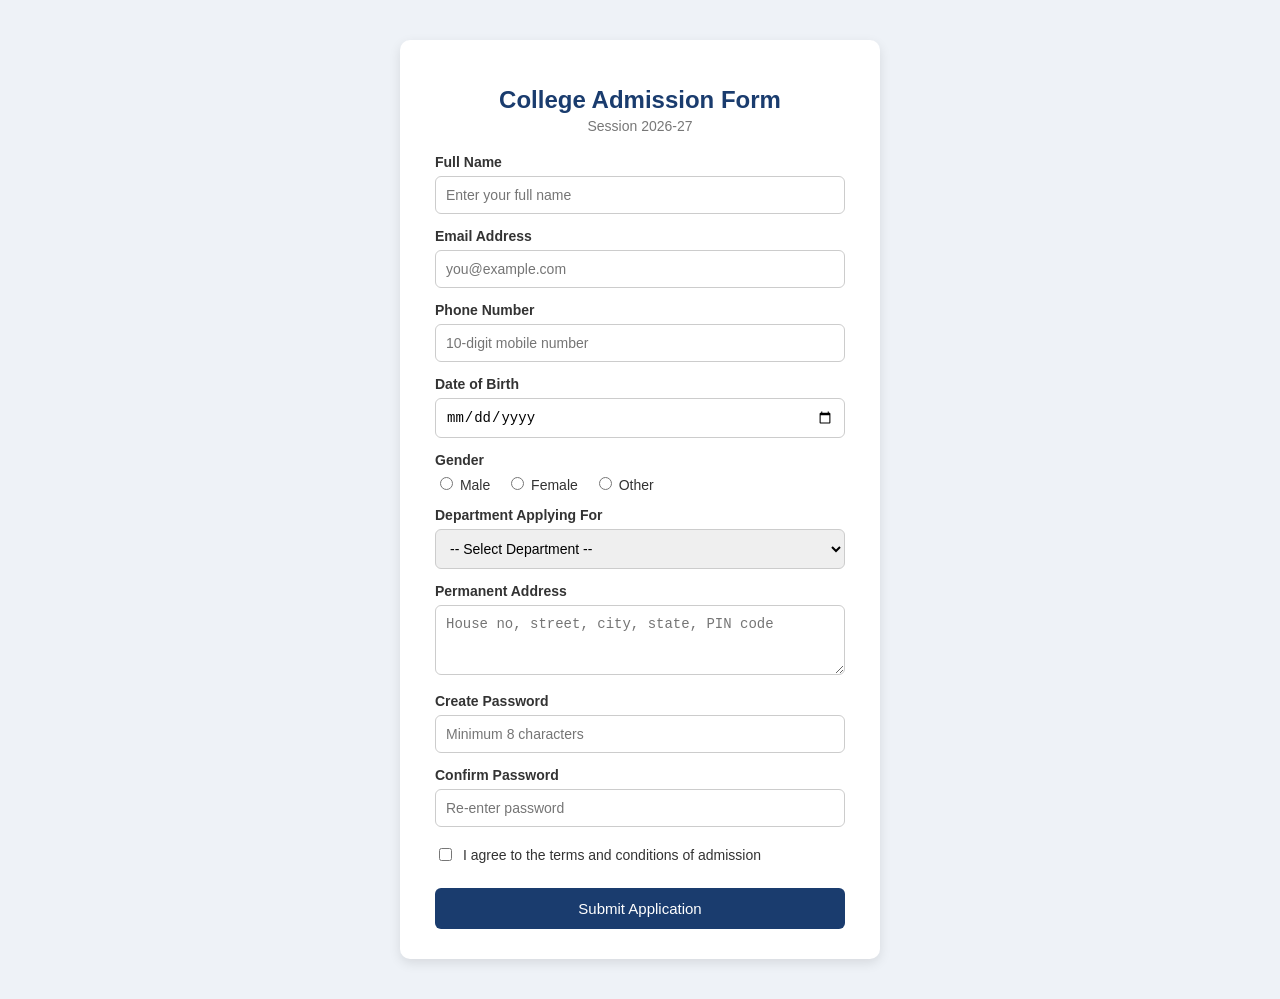
<file: DAY2/index.html>
<!DOCTYPE html>
<html lang="en">
<head>
    <meta charset="UTF-8">
    <meta name="viewport" content="width=device-width, initial-scale=1.0">
    <title>College Admission Form</title>
    <link rel="stylesheet" href="admission.css">
</head>
<body>

    <form action="#" method="post">
        <h1>College Admission Form</h1>
        <p class="subtitle">Session 2026-27</p>

        <label for="fullname">Full Name</label>
        <input type="text" id="fullname" name="fullname" placeholder="Enter your full name" required>

        <label for="email">Email Address</label>
        <input type="email" id="email" name="email" placeholder="you@example.com" required>

        <label for="phone">Phone Number</label>
        <input type="text" id="phone" name="phone" placeholder="10-digit mobile number" maxlength="10" required>

        <label for="dob">Date of Birth</label>
        <input type="date" id="dob" name="dob" required>

        <label>Gender</label>
        <div class="radio-group">
            <label class="inline-label"><input type="radio" name="gender" value="male" required> Male</label>
            <label class="inline-label"><input type="radio" name="gender" value="female"> Female</label>
            <label class="inline-label"><input type="radio" name="gender" value="other"> Other</label>
        </div>

        <label for="department">Department Applying For</label>
        <select id="department" name="department" required>
            <option value="">-- Select Department --</option>
            <option value="cse">Computer Science Engineering</option>
            <option value="it">Information Technology</option>
            <option value="ece">Electronics & Communication</option>
            <option value="mech">Mechanical Engineering</option>
            <option value="civil">Civil Engineering</option>
        </select>

        <label for="address">Permanent Address</label>
        <textarea id="address" name="address" placeholder="House no, street, city, state, PIN code" required></textarea>

        <label for="password">Create Password</label>
        <input type="password" id="password" name="password" placeholder="Minimum 8 characters" minlength="8" required>

        <label for="confirmPassword">Confirm Password</label>
        <input type="password" id="confirmPassword" name="confirmPassword" placeholder="Re-enter password" minlength="8" required>

        <div class="checkbox-row">
            <input type="checkbox" id="terms" name="terms" required>
            <label for="terms" class="inline-label">I agree to the terms and conditions of admission</label>
        </div>

        <button type="submit">Submit Application</button>
    </form>

</body>
</html>
</file>
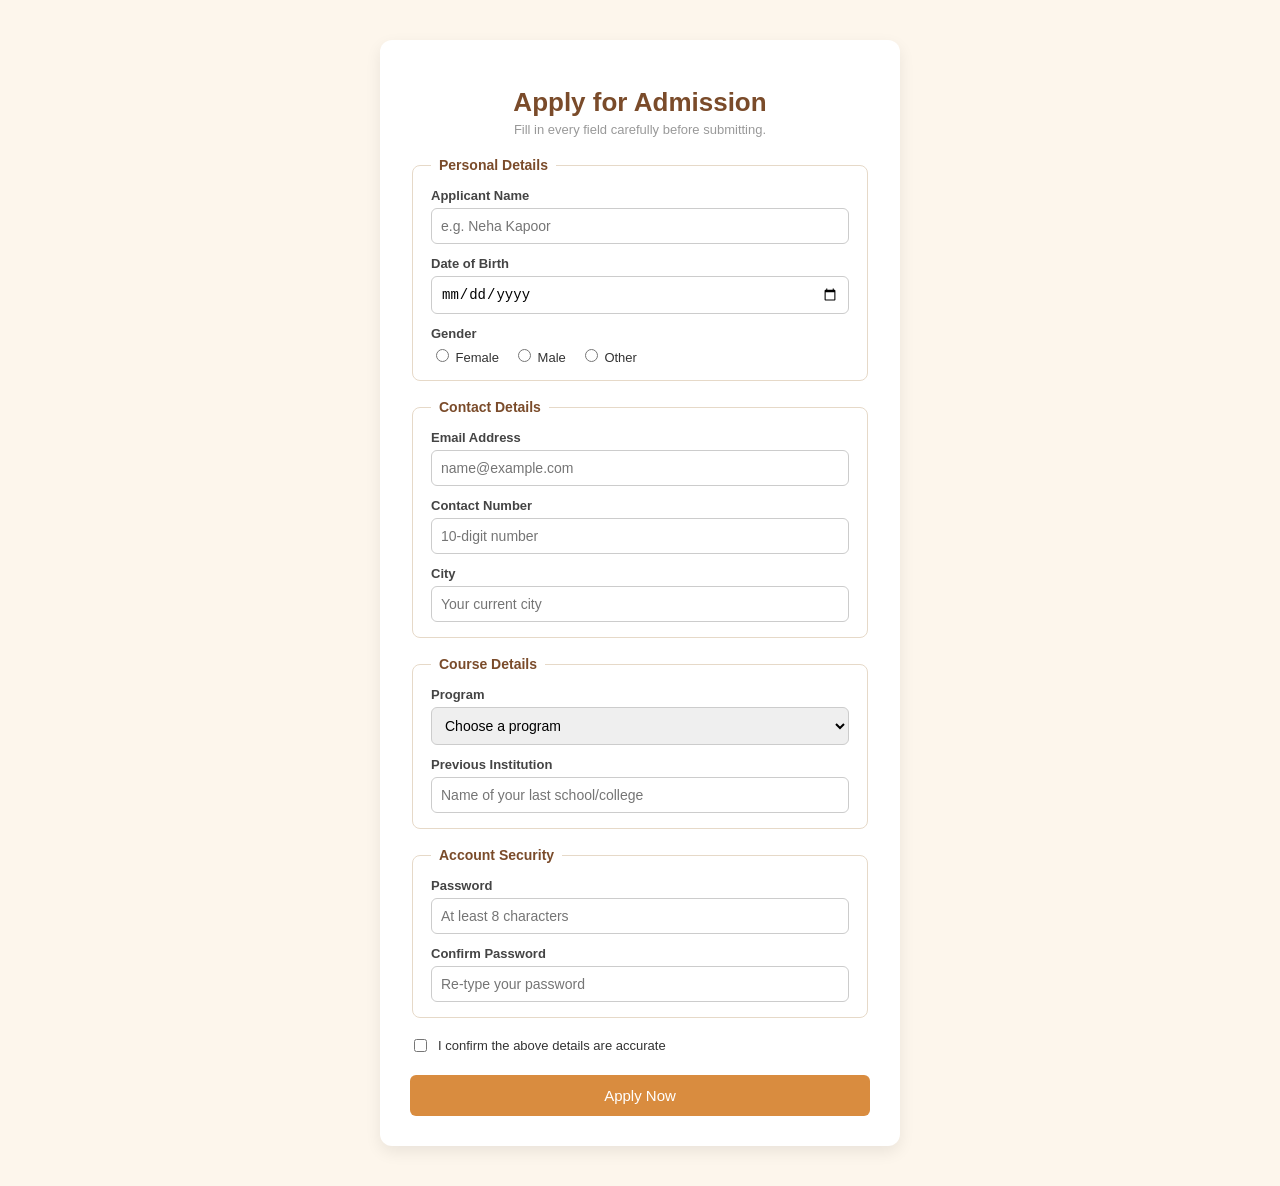
<file: DAY3/index.html>
<!DOCTYPE html>
<html lang="en">
<head>
    <meta charset="UTF-8">
    <meta name="viewport" content="width=device-width, initial-scale=1.0">
    <title>Admission Application</title>
    <link rel="stylesheet" href="admission2.css">
</head>
<body>

    <div class="page-wrapper">
        <form action="#" method="post">
            <div class="form-header">
                <h1>Apply for Admission</h1>
                <p>Fill in every field carefully before submitting.</p>
            </div>

            <fieldset>
                <legend>Personal Details</legend>

                <div class="field">
                    <label for="applicantName">Applicant Name</label>
                    <input type="text" id="applicantName" name="applicantName" placeholder="e.g. Neha Kapoor" required>
                </div>

                <div class="field">
                    <label for="dob">Date of Birth</label>
                    <input type="date" id="dob" name="dob" required>
                </div>

                <div class="field">
                    <label>Gender</label>
                    <div class="radio-row">
                        <label class="inline-label"><input type="radio" name="gender" value="female" required> Female</label>
                        <label class="inline-label"><input type="radio" name="gender" value="male"> Male</label>
                        <label class="inline-label"><input type="radio" name="gender" value="other"> Other</label>
                    </div>
                </div>
            </fieldset>

            <fieldset>
                <legend>Contact Details</legend>

                <div class="field">
                    <label for="email">Email Address</label>
                    <input type="email" id="email" name="email" placeholder="name@example.com" required>
                </div>

                <div class="field">
                    <label for="phone">Contact Number</label>
                    <input type="text" id="phone" name="phone" placeholder="10-digit number" maxlength="10" required>
                </div>

                <div class="field">
                    <label for="city">City</label>
                    <input type="text" id="city" name="city" placeholder="Your current city" required>
                </div>
            </fieldset>

            <fieldset>
                <legend>Course Details</legend>

                <div class="field">
                    <label for="program">Program</label>
                    <select id="program" name="program" required>
                        <option value="">Choose a program</option>
                        <option value="btech-cse">B.Tech - Computer Science</option>
                        <option value="btech-ece">B.Tech - Electronics</option>
                        <option value="bca">BCA</option>
                        <option value="mba">MBA</option>
                    </select>
                </div>

                <div class="field">
                    <label for="prevSchool">Previous Institution</label>
                    <input type="text" id="prevSchool" name="prevSchool" placeholder="Name of your last school/college" required>
                </div>
            </fieldset>

            <fieldset>
                <legend>Account Security</legend>

                <div class="field">
                    <label for="pwd">Password</label>
                    <input type="password" id="pwd" name="pwd" placeholder="At least 8 characters" minlength="8" required>
                </div>

                <div class="field">
                    <label for="pwdConfirm">Confirm Password</label>
                    <input type="password" id="pwdConfirm" name="pwdConfirm" placeholder="Re-type your password" minlength="8" required>
                </div>
            </fieldset>

            <div class="terms-row">
                <input type="checkbox" id="agree" name="agree" required>
                <label for="agree" class="inline-label">I confirm the above details are accurate</label>
            </div>

            <button type="submit">Apply Now</button>
        </form>
    </div>

</body>
</html>
</file>
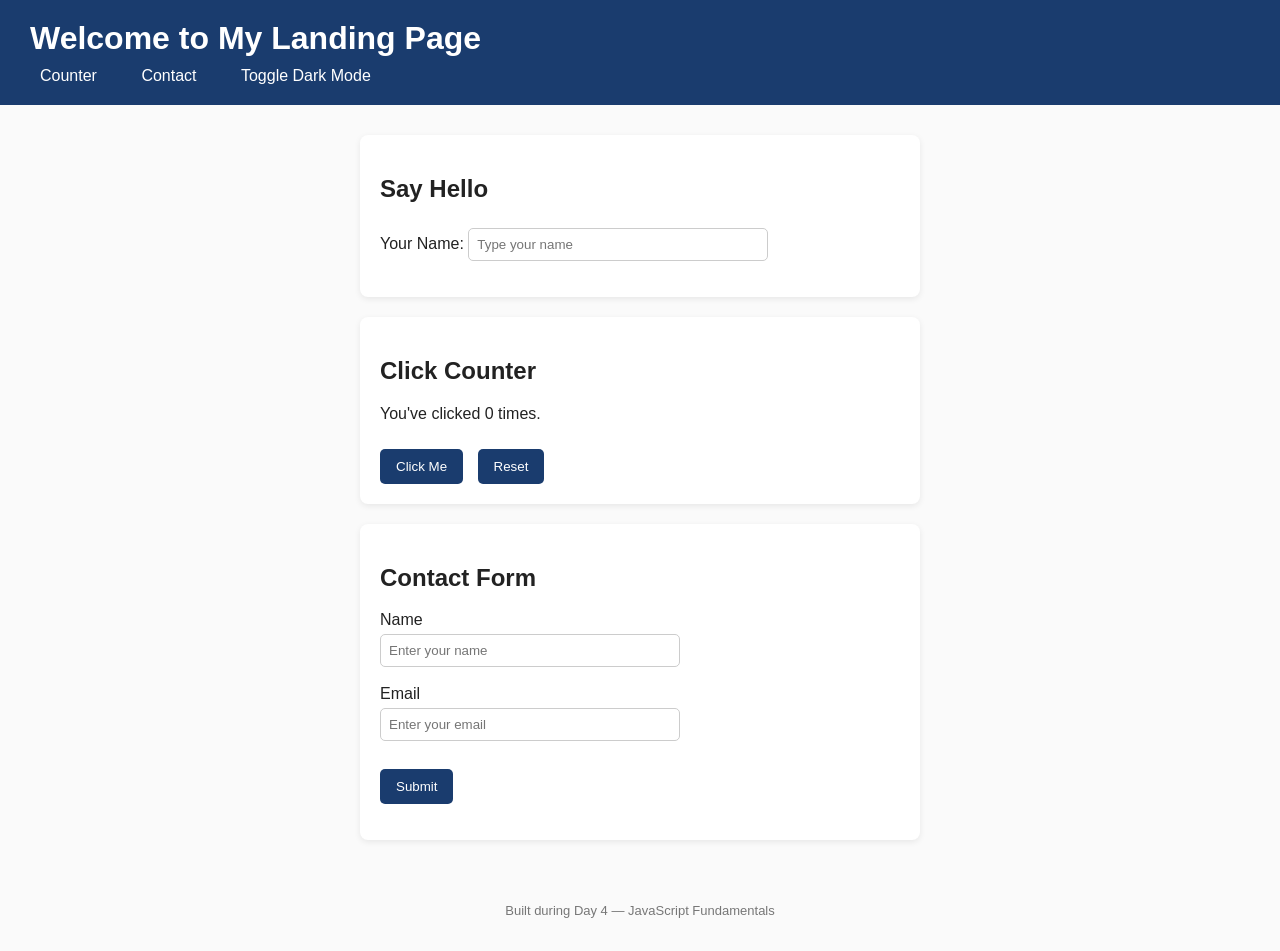
<file: DAY4/index.html>
<!DOCTYPE html>
<html lang="en">
<head>
    <meta charset="UTF-8">
    <meta name="viewport" content="width=device-width, initial-scale=1.0">
    <title>Interactive Landing Page</title>
    <link rel="stylesheet" href="style.css">
</head>
<body>

    <header>
        <h1 id="mainHeading">Welcome to My Landing Page</h1>
        <nav>
            <a href="#counterSection">Counter</a>
            <a href="#formSection">Contact</a>
            <a href="#" id="darkModeBtn">Toggle Dark Mode</a>
        </nav>
    </header>

    <main>

        <section id="greetSection">
            <h2>Say Hello</h2>
            <label for="visitorName">Your Name:</label>
            <input type="text" id="visitorName" placeholder="Type your name">
            <p id="greetingOutput"></p>
        </section>

        <section id="counterSection">
            <h2>Click Counter</h2>
            <p>You've clicked <span id="clickTotal">0</span> times.</p>
            <button id="incrementBtn">Click Me</button>
            <button id="resetBtn">Reset</button>
        </section>

        <section id="formSection">
            <h2>Contact Form</h2>
            <form id="contactForm">
                <label for="userName">Name</label><br>
                <input type="text" id="userName" placeholder="Enter your name"><br>
                <span class="error" id="nameError"></span><br>

                <label for="userEmail">Email</label><br>
                <input type="text" id="userEmail" placeholder="Enter your email"><br>
                <span class="error" id="emailError"></span><br>

                <button type="submit">Submit</button>
            </form>
            <p id="formSuccess"></p>
        </section>

    </main>

    <footer>
        <p>Built during Day 4 &mdash; JavaScript Fundamentals</p>
    </footer>

    <script src="script.js"></script>
</body>
</html>
</file>
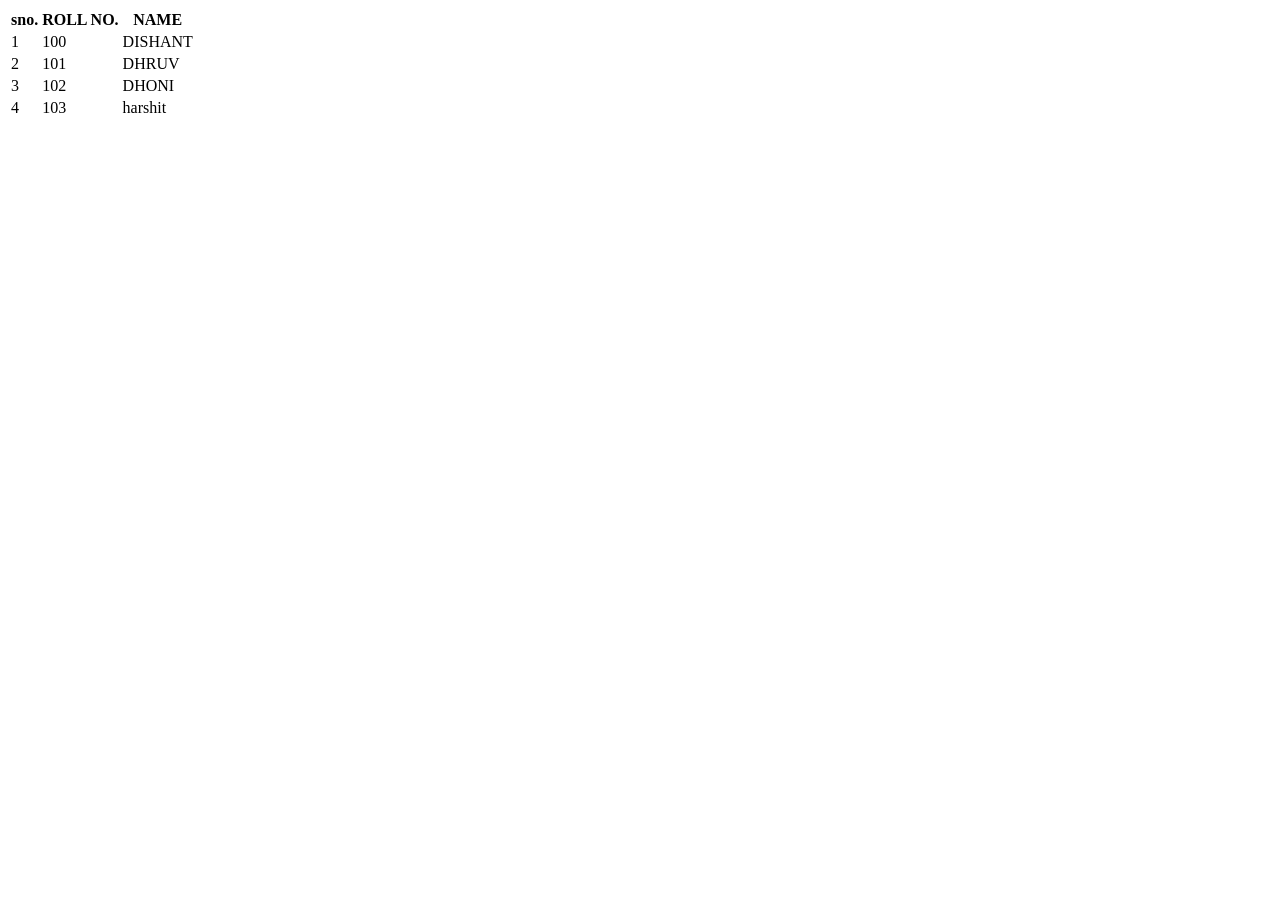
<file: HTML/INDEX.HTML>
<!DOCTYPE html>
<html lang="en">
<head>
    <meta charset="UTF-8">
    <meta name="viewport" content="width=<device-width>, initial-scale=1.0">
    <title>Document</title>
</head>
<body>
    <table>
        <tr>
        <th>sno.</th>
        <th>ROLL NO.</th>
        <TH>NAME</TH>
        </tr>
        <TR>
            <TD>1</TD>
            <TD>100</TD>
            <TD>DISHANT</TD>
        </TR>
        <TR>
            <TD>2</TD>
            <TD>101</TD>
            <TD>DHRUV</TD>

        </TR>
        <TR>
            <TD>3</TD>
            <TD>102</TD>
            <TD>DHONI</TD>
        </TR>
        <tr>
            <td>4</td>
            <td>103</td>
            <td>harshit</
</html>
</file>
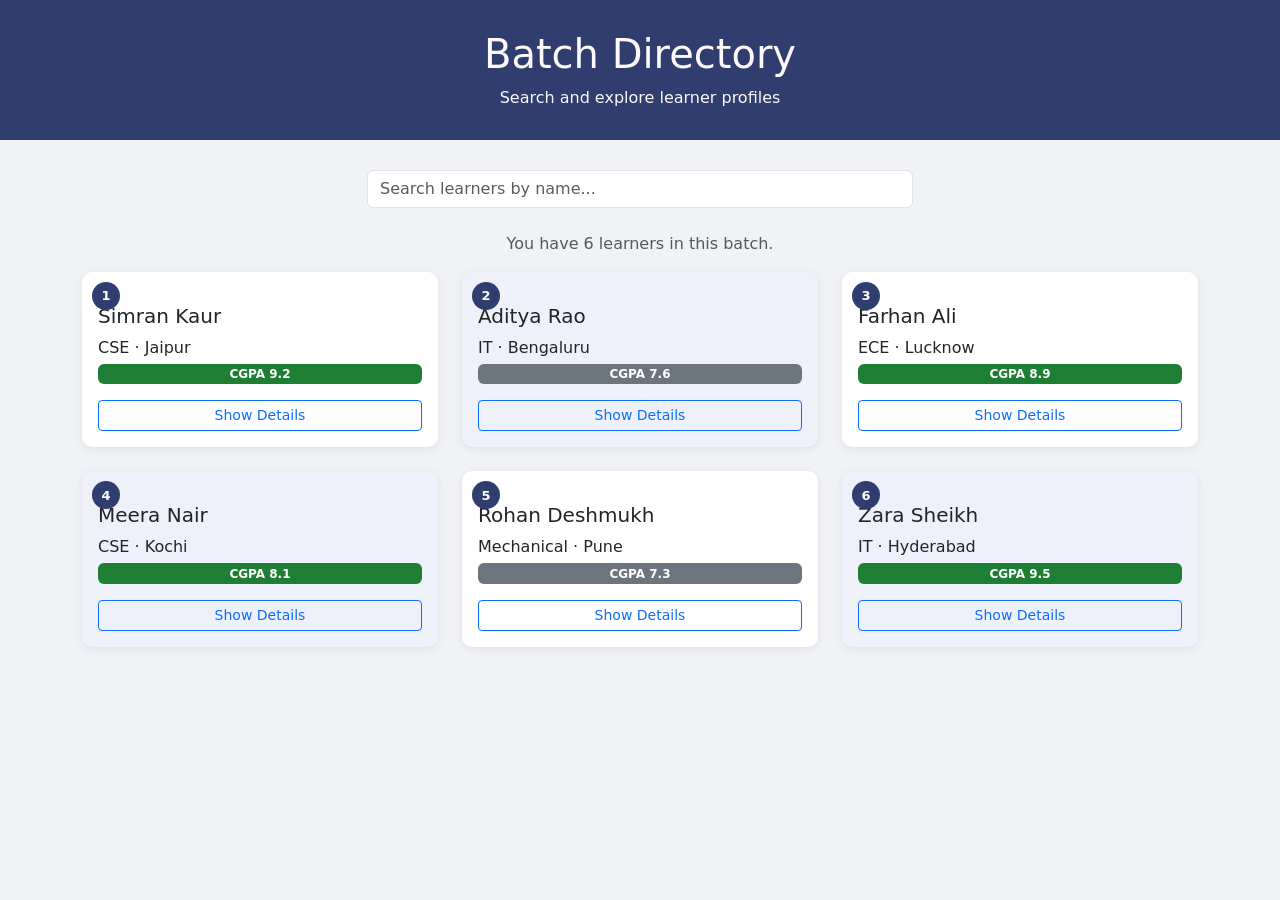
<file: DAY5/index (3).html>
<!DOCTYPE html>
<html lang="en">
<head>
    <meta charset="UTF-8">
    <meta name="viewport" content="width=device-width, initial-scale=1.0">
    <title>Batch Directory</title>

    <!-- Bootstrap CSS -->
    <link href="https://cdn.jsdelivr.net/npm/bootstrap@5.3.3/dist/css/bootstrap.min.css" rel="stylesheet">

    <!-- jQuery -->
    <script src="https://code.jquery.com/jquery-3.7.1.min.js"></script>

    <style>
        body {
            background-color: #f0f2f5;
        }
        .directory-header {
            background-color: #2f3e6e;
            color: rgb(253, 249, 249);
            padding: 30px 0;
            margin-bottom: 30px;
        }
        .learner-card {
            border-radius: 10px;
            border: none;
            box-shadow: 0 2px 8px rgba(0,0,0,0.08);
            position: relative;
        }
        .serial-badge {
            position: absolute;
            top: 10px;
            left: 10px;
            background-color: #2f3e6e;
            color: white;
            border-radius: 50%;
            width: 28px;
            height: 28px;
            display: flex;
            align-items: center;
            justify-content: center;
            font-size: 13px;
            font-weight: bold;
        }
        .card-alt {
            background-color: #eef1fa;
        }
        .cgpa-high {
            background-color: #1e7e34;
        }
        .cgpa-normal {
            background-color: #6c757d;
        }
        .learner-details {
            display: none;
            border-top: 1px solid #ddd;
            margin-top: 10px;
            padding-top: 10px;
        }
        .toggle-btn {
            transition: background-color 0.3s ease;
        }
    </style>
</head>
<body>

<div class="directory-header text-center">
    <h1>Batch Directory</h1>
    <p class="mb-0">Search and explore learner profiles</p>
</div>

<div class="container pb-5">

    <div class="row mb-4">
        <div class="col-md-6 mx-auto">
            <input type="text" id="searchBox" class="form-control" placeholder="Search learners by name...">
        </div>
    </div>

    <p class="text-center text-muted" id="totalCount"></p>

    <div class="row g-4" id="directoryContainer"></div>

</div>

<script>
    // ===== Data: Array of Objects =====
    const learners = [
        { name: "Simran Kaur", branch: "CSE", cgpa: 9.2, city: "Jaipur", email: "simran@example.com" },
        { name: "Aditya Rao", branch: "IT", cgpa: 7.6, city: "Bengaluru", email: "aditya@example.com" },
        { name: "Farhan Ali", branch: "ECE", cgpa: 8.9, city: "Lucknow", email: "farhan@example.com" },
        { name: "Meera Nair", branch: "CSE", cgpa: 8.1, city: "Kochi", email: "meera@example.com" },
        { name: "Rohan Deshmukh", branch: "Mechanical", cgpa: 7.3, city: "Pune", email: "rohan@example.com" },
        { name: "Zara Sheikh", branch: "IT", cgpa: 9.5, city: "Hyderabad", email: "zara@example.com" }
    ];

    const directoryContainer = $("#directoryContainer");
    const totalCount = $("#totalCount");

    // ===== Render function: builds cards using a loop =====
    function renderLearners(data) {
        let html = "";

        data.forEach((learner, index) => {
            const cardBg = index % 2 === 0 ? "" : "card-alt";
            const cgpaBadgeClass = learner.cgpa > 8 ? "cgpa-high" : "cgpa-normal";

            html += `
                <div class="col-md-4">
                    <div class="card learner-card ${cardBg} p-3">
                        <span class="serial-badge">${index + 1}</span>
                        <h5 class="mt-3">${learner.name}</h5>
                        <p class="mb-1">${learner.branch} &middot; ${learner.city}</p>
                        <span class="badge ${cgpaBadgeClass}">CGPA ${learner.cgpa}</span>

                        <button class="btn btn-outline-primary btn-sm toggle-btn mt-3">Show Details</button>

                        <div class="learner-details">
                            <p class="mb-0">Email: ${learner.email}</p>
                        </div>
                    </div>
                </div>
            `;
        });

        directoryContainer.html(html);
        totalCount.text(`You have ${data.length} learner${data.length !== 1 ? "s" : ""} in this batch.`);
    }

    // ===== Search filter =====
    $("#searchBox").on("keyup", function () {
        const query = $(this).val().toLowerCase();
        const filtered = learners.filter(learner =>
            learner.name.toLowerCase().includes(query)
        );
        renderLearners(filtered);
    });

    // ===== Show/Hide details (event delegation, since cards are dynamic) =====
    $(document).on("click", ".toggle-btn", function () {
        const $btn = $(this);
        const $details = $btn.closest(".learner-card").find(".learner-details");

        $details.slideToggle();

        if ($btn.text() === "Show Details") {
            $btn.text("Hide Details");
            $btn.css("background-color", "#2f3e6e");
            $btn.css("color", "white");
        } else {
            $btn.text("Show Details");
            $btn.css("background-color", "");
            $btn.css("color", "");
        }
    });

    // ===== Initial render, with a fade-in on load =====
    renderLearners(learners);
    directoryContainer.hide().fadeIn(600);
</script>

</body>
</html>
</file>
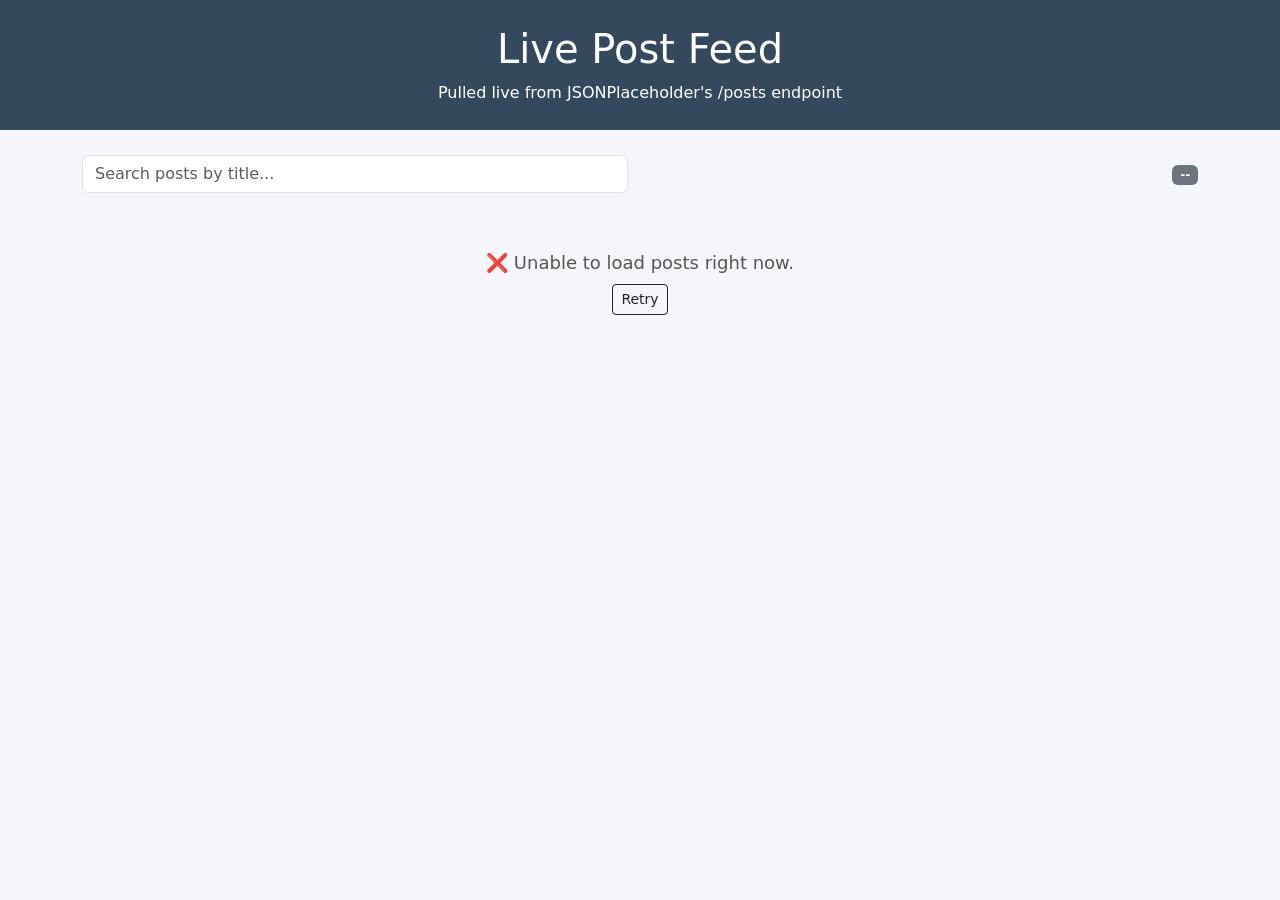
<file: DAY6/index (4).html>
<!DOCTYPE html>
<html lang="en">
<head>
    <meta charset="UTF-8">
    <meta name="viewport" content="width=device-width, initial-scale=1.0">
    <title>Live Post Feed</title>

    <!-- Bootstrap CSS -->
    <link href="https://cdn.jsdelivr.net/npm/bootstrap@5.3.3/dist/css/bootstrap.min.css" rel="stylesheet">

    <!-- jQuery -->
    <script src="https://code.jquery.com/jquery-3.7.1.min.js"></script>

    <style>
        body {
            background-color: #f4f6f9;
        }
        .feed-header {
            background-color: #34495e;
            color: white;
            padding: 25px 0;
            margin-bottom: 25px;
        }
        .post-card {
            border: none;
            border-radius: 8px;
            box-shadow: 0 2px 6px rgba(0,0,0,0.08);
            height: 100%;
        }
        .post-card.accent {
            background-color: #eaf4f4;
        }
        .post-id-badge {
            background-color: #34495e;
        }
        .status-message {
            text-align: center;
            padding: 40px 0;
            font-size: 18px;
            color: #555;
        }
    </style>
</head>
<body>

<div class="feed-header text-center">
    <h1>Live Post Feed</h1>
    <p class="mb-0">Pulled live from JSONPlaceholder's /posts endpoint</p>
</div>

<div class="container pb-5">

    <div class="row mb-3 align-items-center">
        <div class="col-md-6 mb-2 mb-md-0">
            <input type="text" id="searchInput" class="form-control" placeholder="Search posts by title...">
        </div>
        <div class="col-md-6 text-md-end">
            <span class="badge bg-secondary" id="countBadge">Loading...</span>
        </div>
    </div>

    <div id="postContainer" class="row g-4">
        <div class="status-message">Loading posts...</div>
    </div>

</div>

<script>
    let allPosts = [];

    function renderPosts(posts) {
        const $container = $("#postContainer");

        if (posts.length === 0) {
            $container.html(`<div class="status-message">No posts match your search.</div>`);
            return;
        }

        let html = "";

        posts.forEach((post, index) => {
            const accentClass = index % 2 === 0 ? "accent" : "";

            html += `
                <div class="col-md-4">
                    <div class="card post-card ${accentClass} p-3">
                        <span class="badge post-id-badge mb-2" style="width: fit-content;">Post #${post.id}</span>
                        <h6 class="text-capitalize">${post.title}</h6>
                        <p class="text-muted small">${post.body.substring(0, 90)}...</p>
                    </div>
                </div>
            `;
        });

        $container.html(html);
    }

    function loadPosts() {
        $("#postContainer").html(`<div class="status-message">⏳ Loading posts...</div>`);
        $("#countBadge").text("Loading...");

        fetch("https://jsonplaceholder.typicode.com/posts")
            .then(res => res.json())
            .then(data => {
                allPosts = data;
                renderPosts(allPosts);
                $("#countBadge").text(`Showing ${allPosts.length} posts`);
            })
            .catch(() => {
                $("#postContainer").html(`
                    <div class="status-message">
                        ❌ Unable to load posts right now.<br>
                        <button class="btn btn-outline-dark btn-sm mt-2" onclick="loadPosts()">Retry</button>
                    </div>
                `);
                $("#countBadge").text("--");
            });
    }

    // Live search/filter
    $("#searchInput").on("keyup", function () {
        const query = $(this).val().toLowerCase();
        const filtered = allPosts.filter(post =>
            post.title.toLowerCase().includes(query)
        );
        renderPosts(filtered);
        $("#countBadge").text(`Showing ${filtered.length} posts`);
    });

    // Initial load
    loadPosts();
</script>

</body>
</html>
</file>
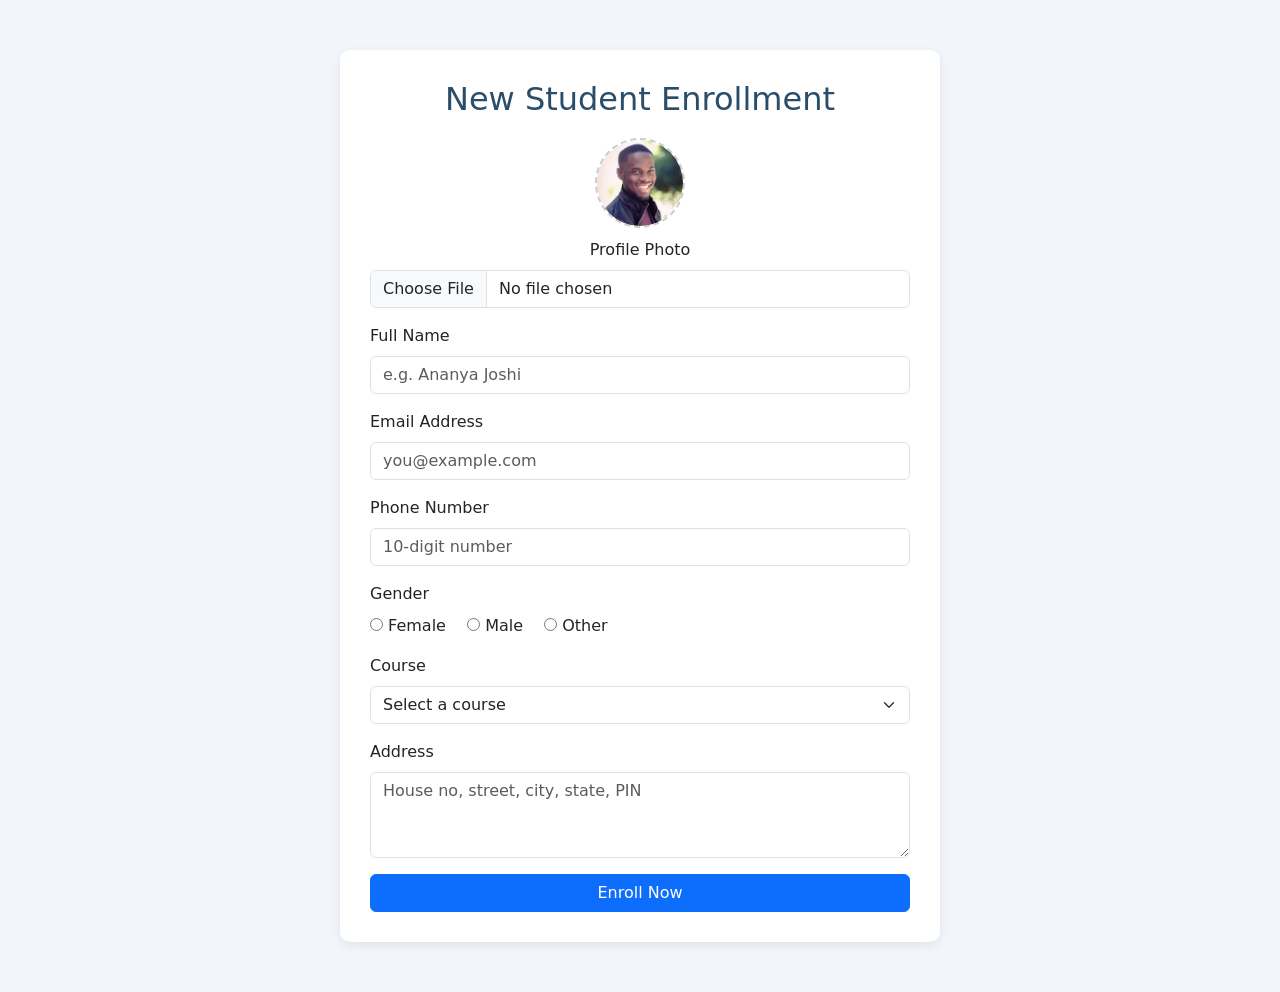
<file: DAY7/register.html>
<!DOCTYPE html>
<html lang="en">
<head>
    <meta charset="UTF-8">
    <meta name="viewport" content="width=device-width, initial-scale=1.0">
    <title>New Student Enrollment</title>

    <link href="https://cdn.jsdelivr.net/npm/bootstrap@5.3.3/dist/css/bootstrap.min.css" rel="stylesheet">

    <style>
        body {
            background-color: #f2f5f9;
        }
        .enroll-card {
            max-width: 600px;
            margin: 50px auto;
            background: white;
            border-radius: 10px;
            box-shadow: 0 3px 10px rgba(0,0,0,0.08);
            padding: 30px;
        }
        .enroll-card h2 {
            color: #2a4d69;
            margin-bottom: 20px;
        }
        .avatar-preview {
            width: 90px;
            height: 90px;
            border-radius: 50%;
            object-fit: cover;
            border: 2px dashed #ccc;
            display: block;
            margin-bottom: 10px;
        }
    </style>
</head>
<body>

<div class="enroll-card">
    <h2 class="text-center">New Student Enrollment</h2>

    <form action="process.php" method="POST" enctype="multipart/form-data">

        <!-- Photo Upload (front-end only, no backend handling needed) -->
        <div class="mb-3 text-center">
            <img id="photoPreview" class="avatar-preview mx-auto" src="[data-uri]" alt="Preview">
            <label class="form-label d-block">Profile Photo</label>
            <input type="file" id="photoInput" name="photo" class="form-control" accept="image/*">
        </div>

        <div class="mb-3">
            <label class="form-label">Full Name</label>
            <input type="text" name="fullName" class="form-control" placeholder="e.g. Ananya Joshi">
        </div>

        <div class="mb-3">
            <label class="form-label">Email Address</label>
            <input type="email" name="emailAddress" class="form-control" placeholder="you@example.com">
        </div>

        <div class="mb-3">
            <label class="form-label">Phone Number</label>
            <input type="text" name="phoneNumber" class="form-control" placeholder="10-digit number">
        </div>

        <div class="mb-3">
            <label class="form-label">Gender</label><br>
            <input type="radio" name="gender" value="Female" id="genderF"> <label for="genderF">Female</label>
            <input type="radio" name="gender" value="Male" id="genderM" class="ms-3"> <label for="genderM">Male</label>
            <input type="radio" name="gender" value="Other" id="genderO" class="ms-3"> <label for="genderO">Other</label>
        </div>

        <div class="mb-3">
            <label class="form-label">Course</label>
            <select name="course" class="form-select">
                <option value="">Select a course</option>
                <option value="B.Tech CSE">B.Tech - Computer Science</option>
                <option value="B.Tech ECE">B.Tech - Electronics</option>
                <option value="BCA">BCA</option>
                <option value="MBA">MBA</option>
            </select>
        </div>

        <div class="mb-3">
            <label class="form-label">Address</label>
            <textarea name="address" class="form-control" rows="3" placeholder="House no, street, city, state, PIN"></textarea>
        </div>

        <button type="submit" class="btn btn-primary w-100">Enroll Now</button>

    </form>
</div>

<script>
    // Live preview of the uploaded photo (front-end only, as the assignment asks for no backend processing here)
    document.getElementById("photoInput").addEventListener("change", function (e) {
        const file = e.target.files[0];
        if (file) {
            document.getElementById("photoPreview").src = URL.createObjectURL(file);
        }
    });
</script>

</body>
</html>
</file>
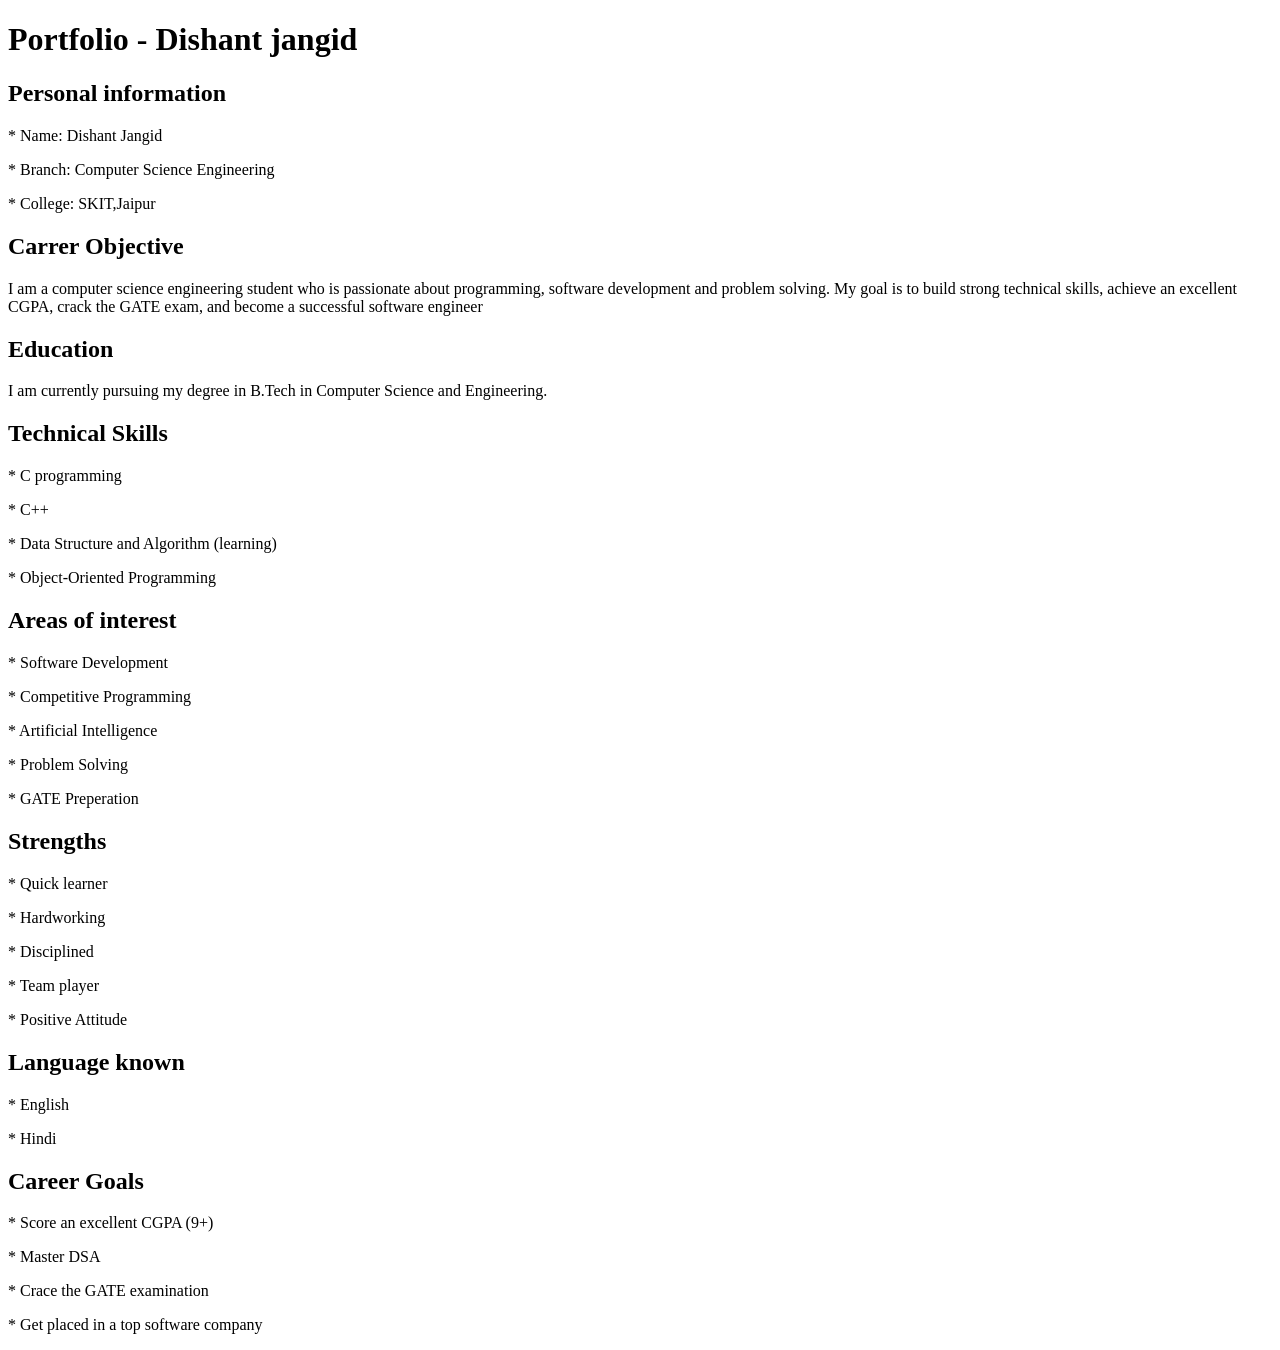
<file: HTML/dishant portfolio.html>
<!DOCTYPE html>
<html lang="en">
<head>
    <meta charset="UTF-8">
    <meta name="viewport" content="width=device-width, initial-scale=1.0">
    <title>portfolio-Dishant Jangid</title>
</head>
<body>
    <h1>Portfolio - Dishant jangid</h1>
    <h2>Personal information</h2>
    <p>* Name: Dishant Jangid</p>
    <p>* Branch: Computer Science Engineering</p>
    <p>* College: SKIT,Jaipur</p>

    <h2>Carrer Objective</h2>
    <p>I am a computer science engineering student who is passionate about programming, software development and problem solving. My goal is to build strong technical skills, achieve an excellent CGPA, crack the GATE exam, and become a successful software engineer</p>

    <h2>Education</h2>
    <p>I am currently pursuing my degree in B.Tech in Computer Science and Engineering.</p>

    <h2>Technical Skills</h2>
    <p>* C programming</p>
    <p>* C++</p>
    <P>* Data Structure and Algorithm (learning)</P>
    <p>* Object-Oriented Programming</p>
    
    <h2> Areas of interest</h2>
    <p>* Software Development</p>
    <p>* Competitive Programming</p>
    <p>* Artificial Intelligence</p>
    <p>* Problem Solving</p>
    <p>* GATE Preperation</p>

    <h2>Strengths</h2>
    <p>* Quick learner</p>
    <p>* Hardworking</p>
    <p>* Disciplined</p>
    <p>* Team player</p>
    <p>* Positive Attitude</p>

    <h2>Language known</h2>
    <p>* English</p>
    <p>* Hindi</p>

    <h2>Career Goals</h2>
    <p>* Score an excellent CGPA (9+)</p>
    <p>* Master DSA</p>
    <P>* Crace the GATE examination</P>
    <p>* Get placed in a top software company</p>
    
</body>
</html>
</file>
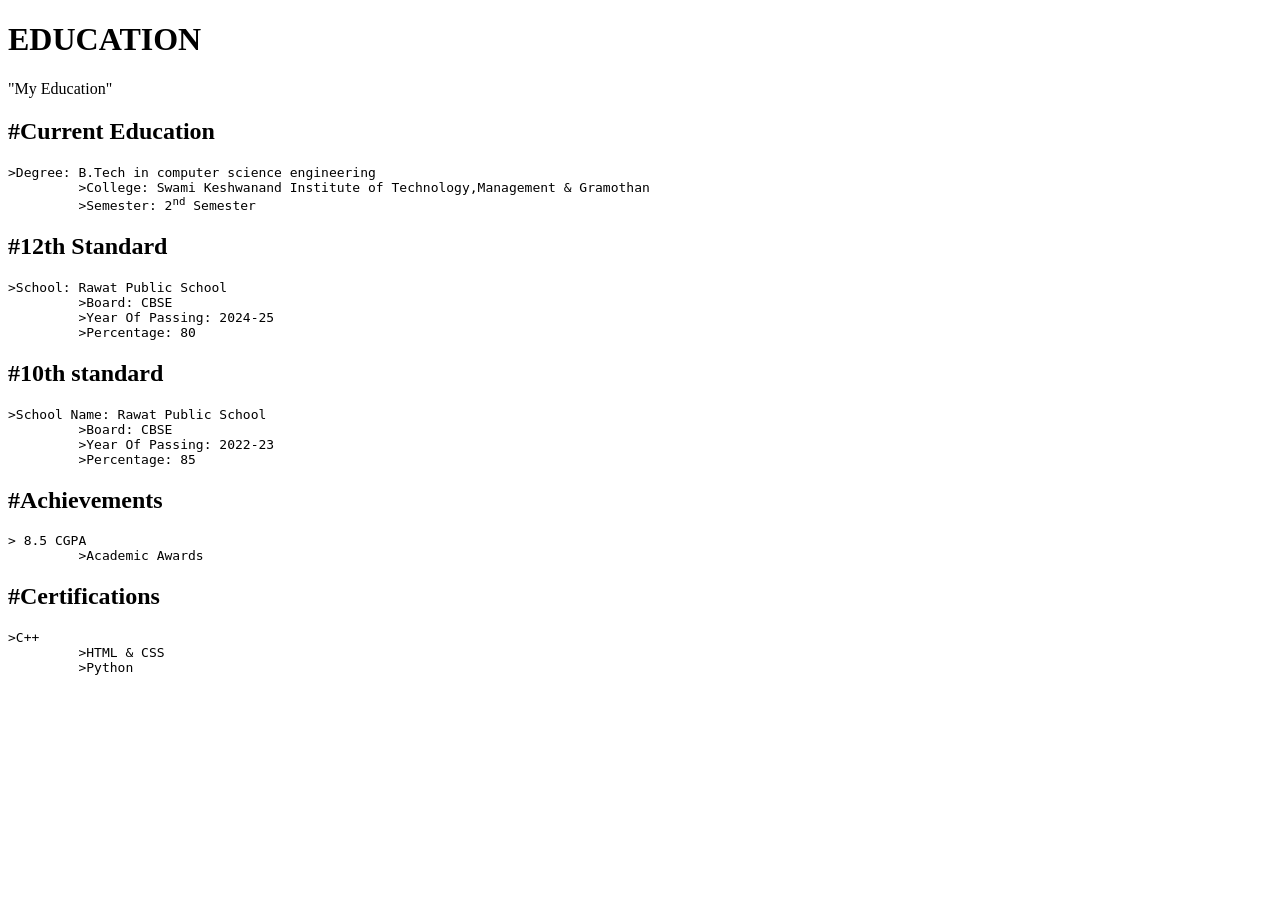
<file: HTML/Education.html>
<!DOCTYPE html>
<html lang="en">
<head>
    <meta charset="UTF-8">
    <meta name="viewport" content="width=device-width, initial-scale=1.0">
    <title>education</title>
</head>
<body>
    <h1>EDUCATION</h1>
    <P>"My Education"</P>
    <h2>#Current Education</h2>
    <pre>>Degree: B.Tech in computer science engineering
         >College: Swami Keshwanand Institute of Technology,Management & Gramothan
         >Semester: 2<sup>nd</sup> Semester</pre>
    <h2>#12th Standard</h2>
    <pre>>School: Rawat Public School
         >Board: CBSE
         >Year Of Passing: 2024-25
         >Percentage: 80</pre>
    <h2>#10th standard</h2>
    <pre>>School Name: Rawat Public School
         >Board: CBSE
         >Year Of Passing: 2022-23
         >Percentage: 85</pre>
    <h2>#Achievements</h2>
    <pre>> 8.5 CGPA
         >Academic Awards</pre>
    <h2>#Certifications</h2>    
    <pre>>C++
         >HTML & CSS
         >Python
        </pre>
</body>
</html>
</file>
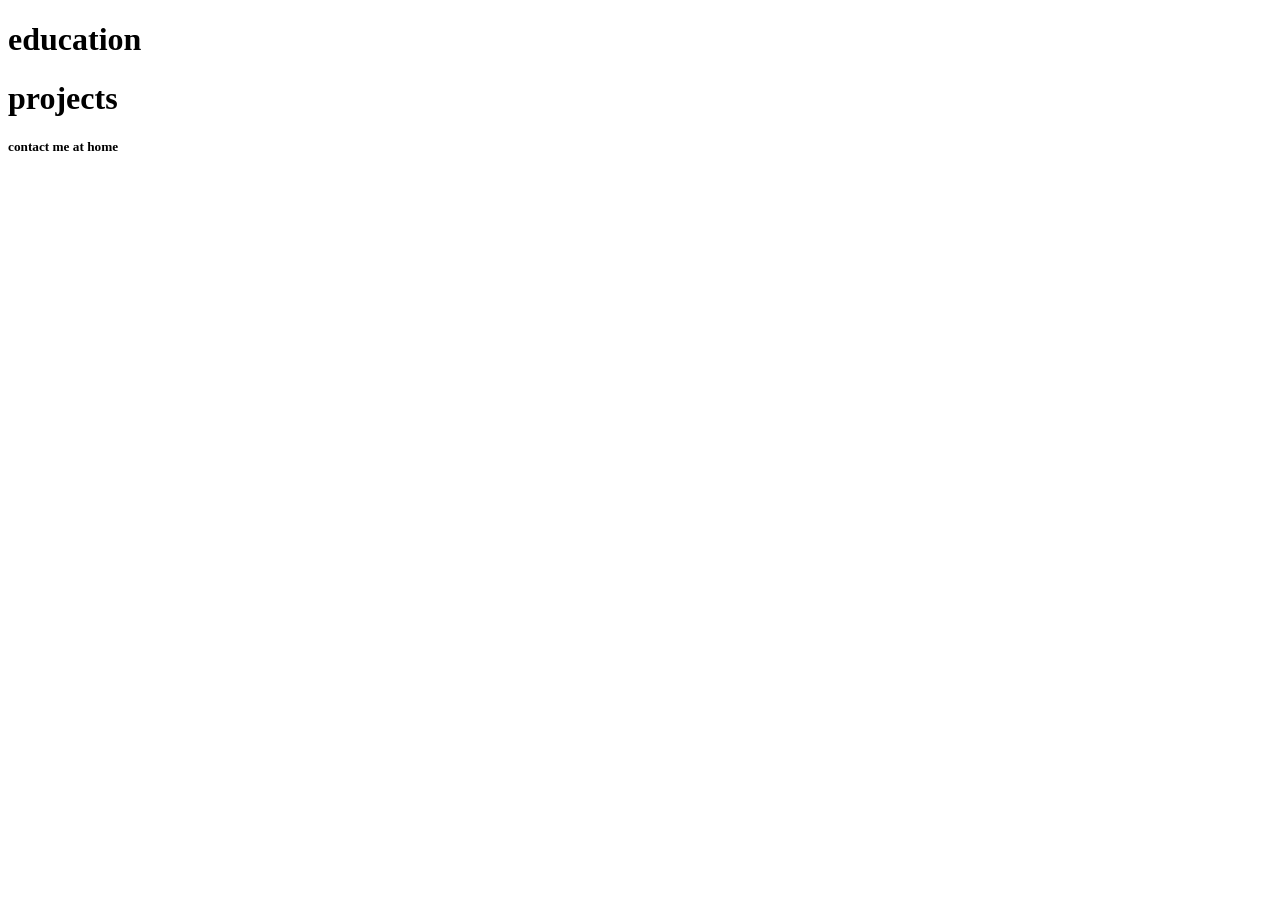
<file: HTML/page.html>
<!DOCTYPE html>
<html lang="en">
<head>
    <meta charset="UTF-8">
    <meta name="viewport" content="width=device-width>, initial-scale=1.0">
    <title>Document</title>
</head>
<body>
    <header>
        <h1>education</h1>
        <h1>projects</h1>
    </header>
    <footer>
        <h5>contact me at home</h5>
    </footer>
</body>
</html>
</file>
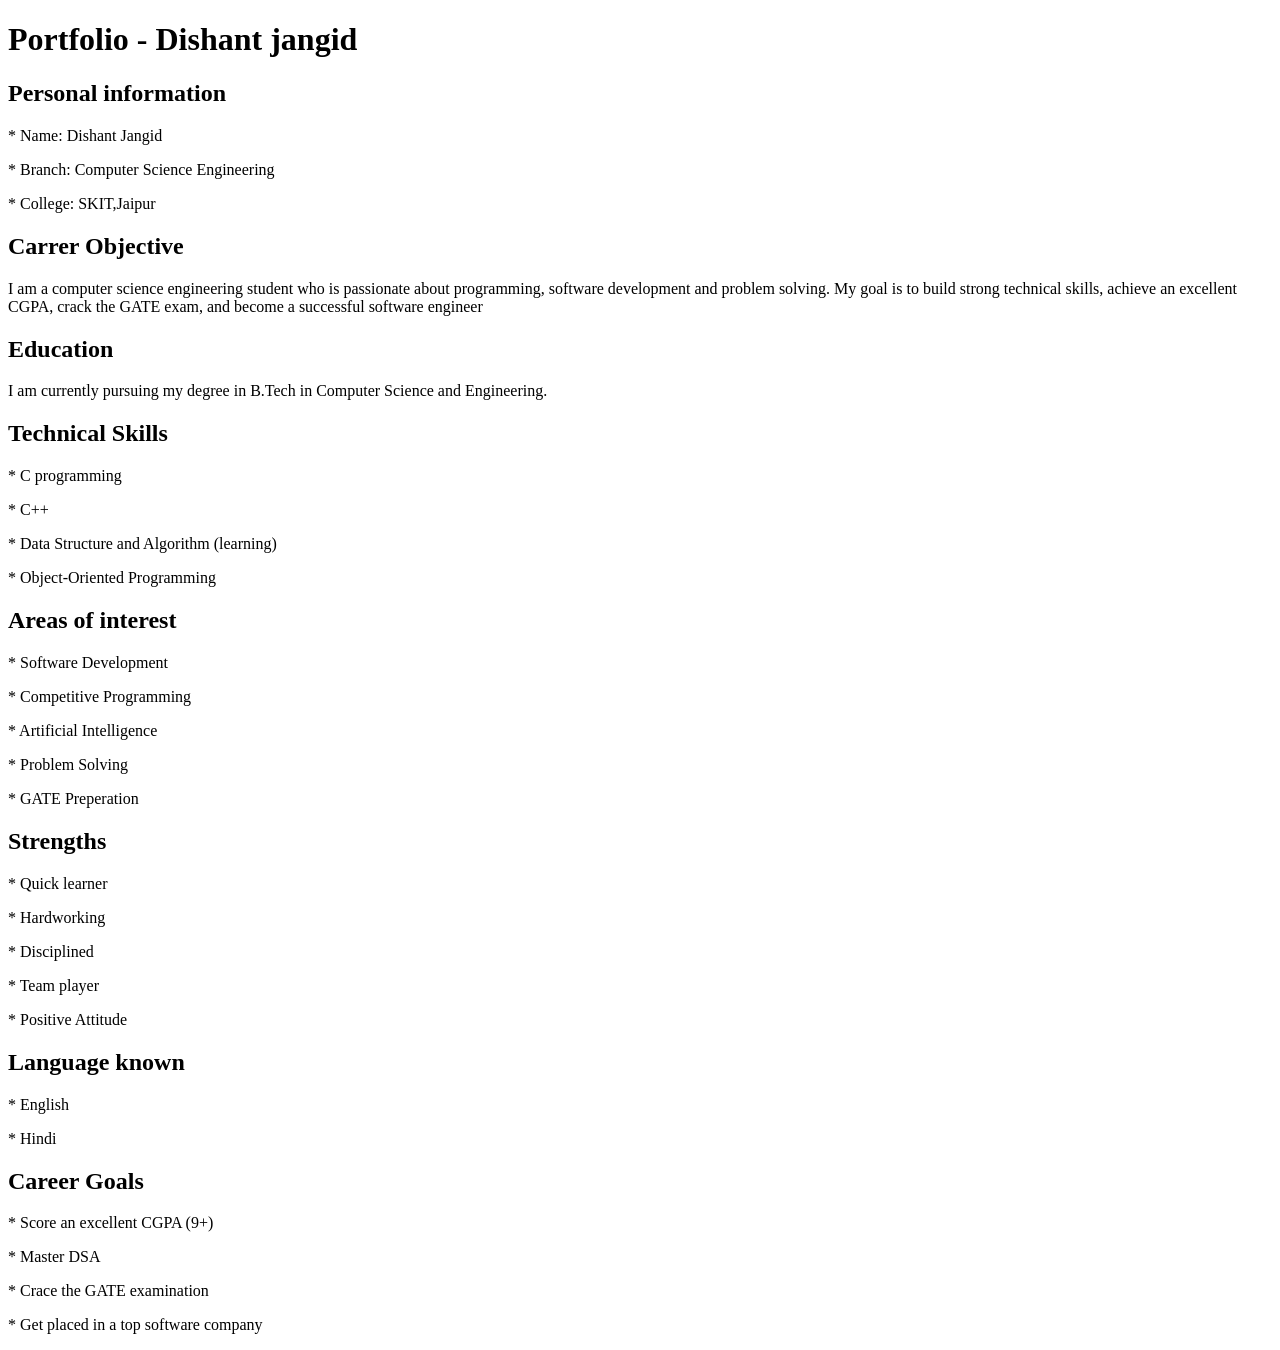
<file: HTML/portfolio.html>
<!DOCTYPE html>
<html lang="en">
<head>
    <meta charset="UTF-8">
    <meta name="viewport" content="width=device-width, initial-scale=1.0">
    <title>portfolio-Dishant Jangid</title>
</head>
<body>
    <h1>Portfolio - Dishant jangid</h1>
    <h2>Personal information</h2>
    <p>* Name: Dishant Jangid</p>
    <p>* Branch: Computer Science Engineering</p>
    <p>* College: SKIT,Jaipur</p>

    <h2>Carrer Objective</h2>
    <p>I am a computer science engineering student who is passionate about programming, software development and problem solving. My goal is to build strong technical skills, achieve an excellent CGPA, crack the GATE exam, and become a successful software engineer</p>

    <h2>Education</h2>
    <p>I am currently pursuing my degree in B.Tech in Computer Science and Engineering.</p>

    <h2>Technical Skills</h2>
    <p>* C programming</p>
    <p>* C++</p>
    <P>* Data Structure and Algorithm (learning)</P>
    <p>* Object-Oriented Programming</p>
    
    <h2> Areas of interest</h2>
    <p>* Software Development</p>
    <p>* Competitive Programming</p>
    <p>* Artificial Intelligence</p>
    <p>* Problem Solving</p>
    <p>* GATE Preperation</p>

    <h2>Strengths</h2>
    <p>* Quick learner</p>
    <p>* Hardworking</p>
    <p>* Disciplined</p>
    <p>* Team player</p>
    <p>* Positive Attitude</p>

    <h2>Language known</h2>
    <p>* English</p>
    <p>* Hindi</p>

    <h2>Career Goals</h2>
    <p>* Score an excellent CGPA (9+)</p>
    <p>* Master DSA</p>
    <P>* Crace the GATE examination</P>
    <p>* Get placed in a top software company</p>
</body>
</html>
</file>
<file: DAY2/admission.css>
* {
    box-sizing: border-box;
}

body {
    background-color: #eef2f7;
    font-family: 'Segoe UI', Arial, sans-serif;
    margin: 0;
    padding: 40px 20px;
}

form {
    background-color: #ffffff;
    max-width: 480px;
    margin: 0 auto;
    padding: 30px 35px;
    border-radius: 10px;
    box-shadow: 0 4px 12px rgba(0, 0, 0, 0.1);
}

h1 {
    text-align: center;
    color: #1a3c6e;
    margin-bottom: 4px;
    font-size: 24px;
}

.subtitle {
    text-align: center;
    color: #777;
    margin-top: 0;
    margin-bottom: 20px;
    font-size: 14px;
}

label {
    display: block;
    margin-top: 14px;
    margin-bottom: 6px;
    font-weight: bold;
    color: #333;
    font-size: 14px;
}

input[type="text"],
input[type="email"],
input[type="date"],
input[type="password"],
select,
textarea {
    width: 100%;
    padding: 10px;
    border: 1px solid #ccc;
    border-radius: 6px;
    font-size: 14px;
}

input:focus,
select:focus,
textarea:focus {
    outline: none;
    border-color: #1a3c6e;
}

textarea {
    height: 70px;
    resize: vertical;
}

.radio-group {
    display: flex;
    gap: 16px;
    margin-top: 6px;
}

.inline-label {
    display: inline;
    font-weight: normal;
    margin: 0;
}

.checkbox-row {
    display: flex;
    align-items: center;
    gap: 8px;
    margin-top: 18px;
}

.checkbox-row input {
    width: auto;
}

button {
    width: 100%;
    margin-top: 24px;
    padding: 12px;
    background-color: #1a3c6e;
    color: #ffffff;
    border: none;
    border-radius: 6px;
    font-size: 15px;
    cursor: pointer;
    transition: background-color 0.25s ease;
}

button:hover {
    background-color: #16FFBB;
    color: #1a3c6e;
}
</file>
<file: DAY3/admission2.css>
* {
    box-sizing: border-box;
}

body {
    background-color: #fdf6ec;
    font-family: 'Trebuchet MS', Arial, sans-serif;
    margin: 0;
}

.page-wrapper {
    padding: 40px 20px;
}

form {
    background-color: #ffffff;
    max-width: 520px;
    margin: 0 auto;
    padding: 30px;
    border-radius: 12px;
    box-shadow: 0 6px 16px rgba(0, 0, 0, 0.08);
}

.form-header h1 {
    text-align: center;
    color: #7a4b2a;
    margin-bottom: 4px;
    font-size: 26px;
}

.form-header p {
    text-align: center;
    color: #999;
    margin-top: 0;
    font-size: 13px;
    margin-bottom: 20px;
}

fieldset {
    border: 1px solid #e6d9c8;
    border-radius: 8px;
    margin-bottom: 18px;
    padding: 15px 18px;
}

legend {
    padding: 0 8px;
    font-weight: bold;
    color: #7a4b2a;
    font-size: 14px;
}

.field {
    margin-bottom: 12px;
}

.field:last-child {
    margin-bottom: 0;
}

label {
    display: block;
    margin-bottom: 5px;
    font-size: 13px;
    color: #444;
    font-weight: bold;
}

input[type="text"],
input[type="email"],
input[type="date"],
input[type="password"],
select {
    width: 100%;
    padding: 9px;
    border: 1px solid #ccc;
    border-radius: 6px;
    font-size: 14px;
}

input:focus,
select:focus {
    outline: none;
    border-color: #7a4b2a;
}

.radio-row {
    display: flex;
    gap: 14px;
    margin-top: 4px;
}

.inline-label {
    display: inline;
    font-weight: normal;
    margin: 0;
    color: #333;
}

.terms-row {
    display: flex;
    align-items: center;
    gap: 8px;
    margin-bottom: 20px;
}

.terms-row input {
    width: auto;
}

button {
    width: 100%;
    padding: 12px;
    background-color: #d98c3f;
    color: #ffffff;
    border: none;
    border-radius: 6px;
    font-size: 15px;
    cursor: pointer;
    transition: background-color 0.25s ease, transform 0.15s ease;
}

button:hover {
    background-color: #7a4b2a;
    transform: translateY(-1px);
}
</file>
<file: DAY4/style.css>
* {
    box-sizing: border-box;
}

body {
    font-family: 'Segoe UI', Arial, sans-serif;
    margin: 0;
    background-color: #fafafa;
    color: #222;
    transition: background-color 0.3s ease, color 0.3s ease;
}

header {
    background-color: #1a3c6e;
    color: white;
    padding: 20px 30px;
}

header h1 {
    margin: 0 0 10px 0;
}

nav a {
    color: white;
    text-decoration: none;
    margin-right: 20px;
    padding: 6px 10px;
    border-radius: 4px;
    transition: background-color 0.2s ease;
}

nav a:hover {
    background-color: #16FFBB;
    color: #1a3c6e;
}

main {
    max-width: 600px;
    margin: 30px auto;
    padding: 0 20px;
}

section {
    background-color: white;
    padding: 20px;
    border-radius: 8px;
    margin-bottom: 20px;
    box-shadow: 0 2px 6px rgba(0, 0, 0, 0.08);
    transition: background-color 0.3s ease;
}

input {
    padding: 8px;
    border: 1px solid #ccc;
    border-radius: 5px;
    width: 100%;
    max-width: 300px;
    margin-top: 5px;
}

button {
    padding: 10px 16px;
    margin-top: 10px;
    margin-right: 10px;
    background-color: #1a3c6e;
    color: white;
    border: none;
    border-radius: 5px;
    cursor: pointer;
    transition: background-color 0.2s ease;
}

button:hover {
    background-color: #16FFBB;
    color: #1a3c6e;
}

.error {
    color: #d9534f;
    font-size: 13px;
}

#formSuccess {
    color: #28a745;
    font-weight: bold;
}

footer {
    text-align: center;
    padding: 20px;
    color: #777;
    font-size: 13px;
}

/* Dark mode */
body.dark {
    background-color: #1b1b1b;
    color: #f2f2f2;
}

body.dark section {
    background-color: #2a2a2a;
}

body.dark input {
    background-color: #3a3a3a;
    color: white;
    border-color: #555;
}
</file>
